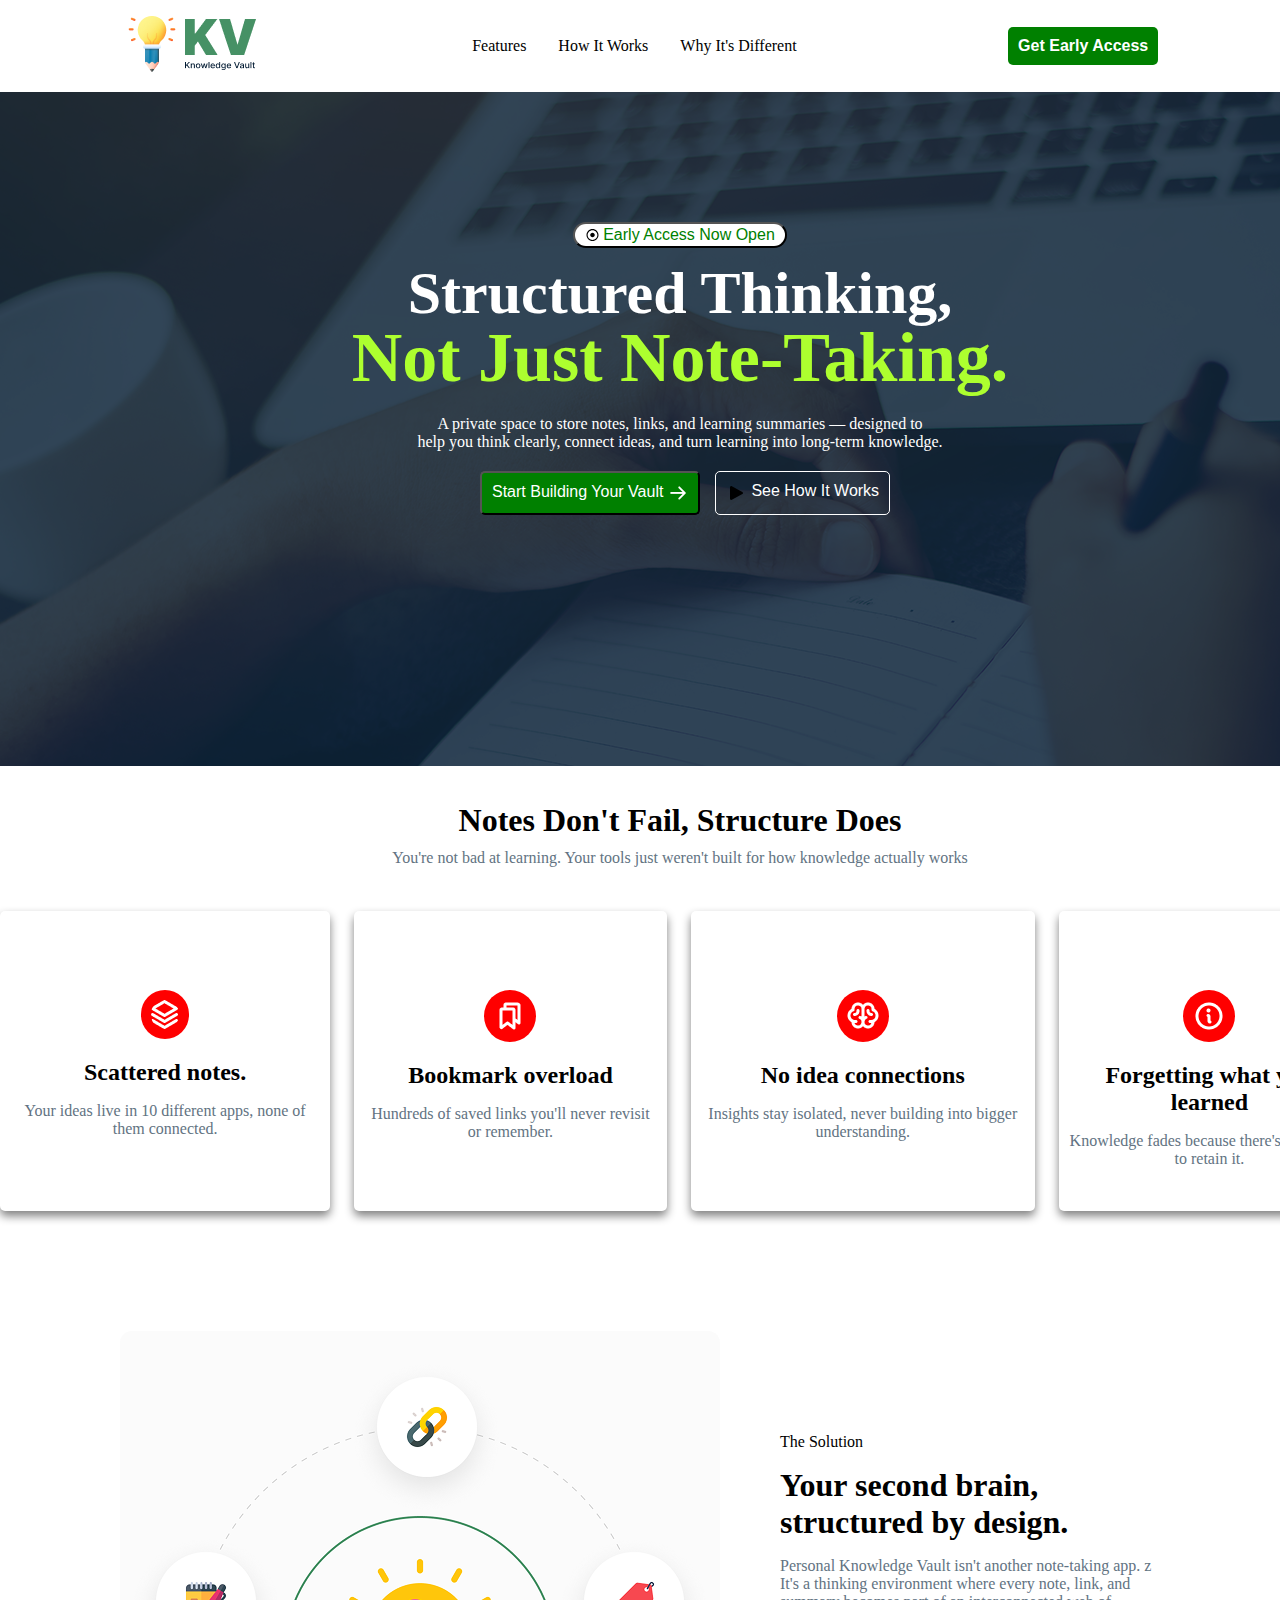
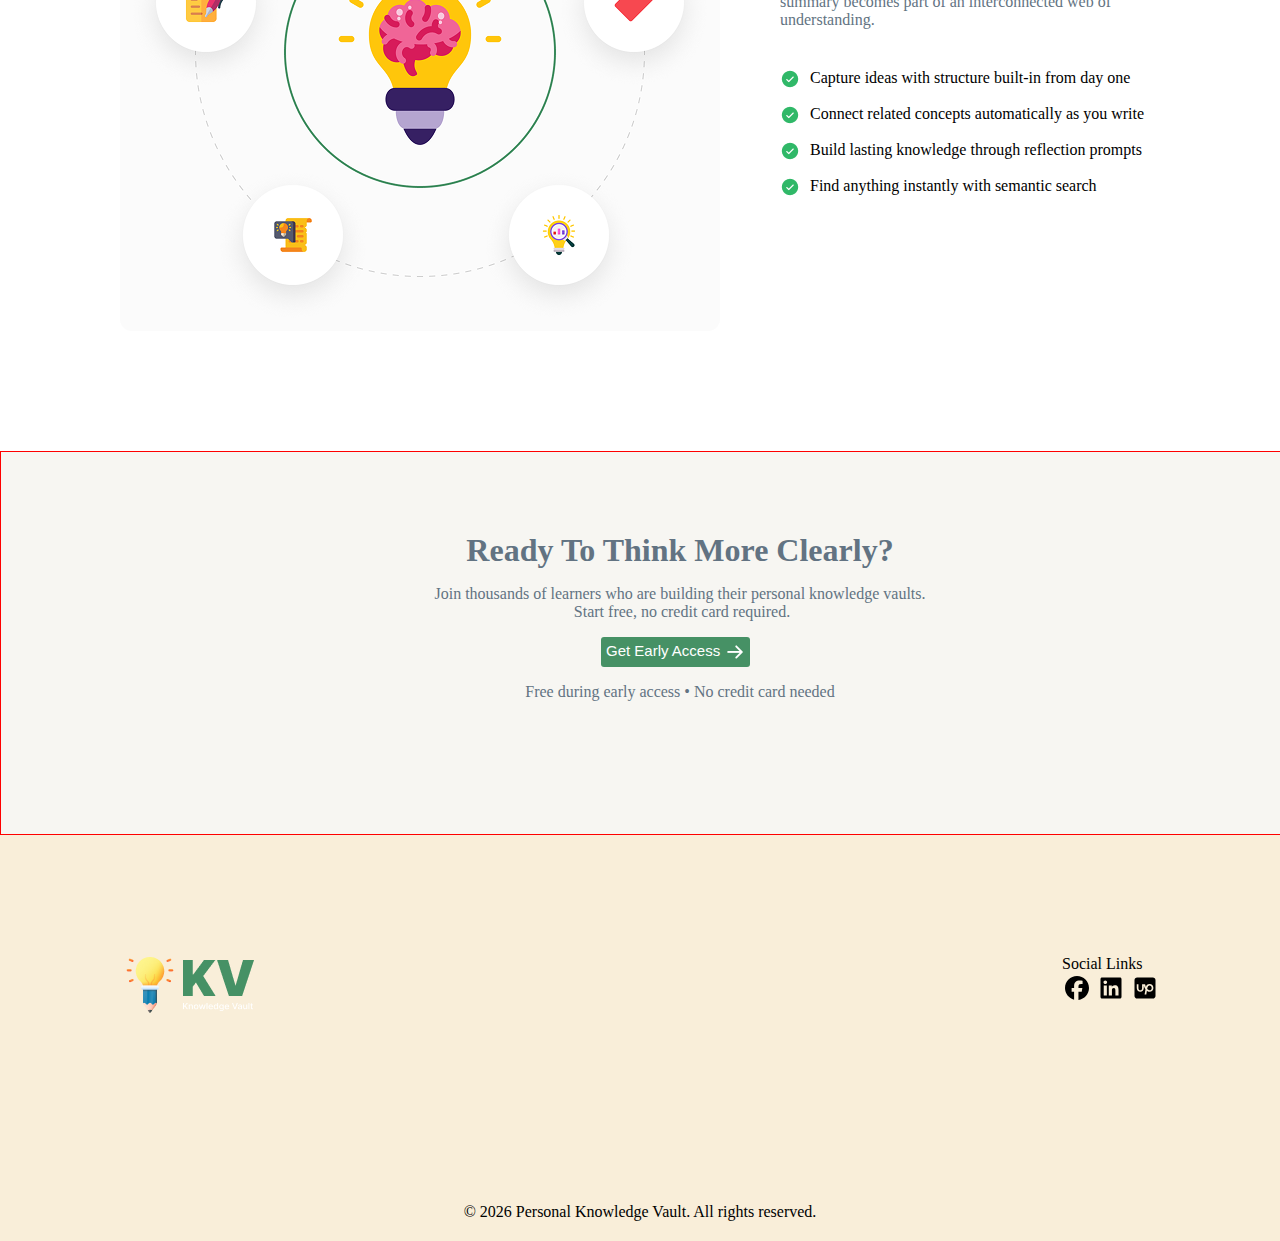
<file: index.html>
<!DOCTYPE html>
<html lang="en">
<head>
    <meta charset="UTF-8">
    <meta name="viewport" content="width=device-width, initial-scale=1.0">
    <title>Assenemet Project</title>
    <link rel="stylesheet" href="./style/modify.css">
</head>
<body>
    <header>
        <nav class="nav">
            <div>
                <img src="./images/logo-navbar.png" alt="">
            </div>
            <ul>
                <li><a href="">Features</a></li>
                <li><a href="">How It Works</a></li>
                <li><a href="">Why It's Different</a></li>
            </ul>
            <button>Get Early Access</button>
        </nav>
    </header>

    <section class="banar">
        <div class="banar-contant">
        <div class="divc">
            <button class="btn"> <img src="./images/radio.svg" alt="" width="15px">Early Access Now Open</button>
        </div>

          <div class="tex-timg">
             <h1 class="h1">Structured Thinking,</h1> 
        <h1 class="h">Not Just Note-Taking.</h1>




         <p>A private space to store notes, links, and learning summaries — designed to <br>
        help you think clearly, connect ideas, and turn learning into long-term knowledge.</p>
    
   <div class="img-con">
   <button class="imgbtn" id="imgbtn" >Start Building Your Vault<img src="./images/ArrowRight.png" alt=""></button>
   <button class="imgbtn" id="img-btn2"> <img src="./images/play-solid-full.svg" alt="" width="20px">See How It Works</button>  
   </div>     
        </div>
     
</div> 
        
    </section> 

    <section class="card">
        <div class="cardheading">
         <h1>Notes Don't Fail, Structure Does</h1>
         <p>You're not bad at learning. Your tools just weren't built for how knowledge actually works</p>

        </div>

        <div class="card-container">
            <div>
                <img src="./images/Vector.png" alt="">
                <h2>Scattered notes.</h2>
                <p>Your ideas live in 10 different apps, none of them connected.</p>
            </div>
            <div>
                <img src="./images/Bookmarks.png" alt="">
                <h2>Bookmark overload</h2>
                <p>Hundreds of saved links you'll never revisit or remember.</p>
            </div>
            <div>
                <img src="./images/Brain.png" alt="">
                <h2>No idea connections</h2>
                <p>Insights stay isolated, never building into bigger understanding.</p>
            </div>
            <div>
                <img src="./images/Info.png" alt="">
                <h2>Forgetting what you learned</h2>
                <p>Knowledge fades because there's no system to retain it.</p>
            </div>
        </div>
    </section>

    <section class="img&ul">
        <div class="main-img-ul">
            <div class="img">
                <img src="./images/knowledge.png" alt="">
            </div>
            <div class="ul">
                <p class="p">The Solution</p>
                <h1>Your second brain,<br>structured by design.</h1>

                <p class="p2">Personal Knowledge Vault isn't another note-taking app. z It's a thinking environment where every note, link, and summary becomes part of an interconnected web of understanding.</p>
                <ul>
                    <li><img src="./images/CheckCircle.png" alt=""> Capture ideas with structure built-in from day one</li>
                    <li><img src="./images/CheckCircle.png" alt="">Connect related concepts automatically as you write</li>
                    <li><img src="./images/CheckCircle.png" alt="">Build lasting knowledge through reflection prompts</li>
                    <li><img src="./images/CheckCircle.png" alt="">Find anything instantly with semantic search</li>
                </ul>
            </div>

        </div>
    </section>

    <section class="about">
        <div>
            <h1>Ready To Think More Clearly?</h1>
            <p>Join thousands of learners who are building their personal knowledge vaults. <br> Start free, no credit card required.</p>
                <div class="divbtn">

                <button>Get Early Access <img src="/images/ArrowRight.png" alt=""></button>
                    
                </div>
                <p>
                    Free during early access • No credit card needed
                </p>
        </div>

    </section>

    <div class="last">
        <div>
            <img src="./images/logo-footer.png" alt="">
        </div>
        <div>
            <p>Social Links</p>
            <img src="./images/facebook-brands-solid-full.svg" alt="" width="30px">
            <img src="./images/linkedin-brands-solid-full.svg" alt=""width="30px">
           <img src="./images/square-upwork-brands-solid-full.svg" alt="" width="30px">
        </div>
       
    </div>
     <footer class="footer">
            <p> &copy; 2026 Personal Knowledge Vault. All rights reserved.</p>
        </footer>
 
</body>
</html>
</file>
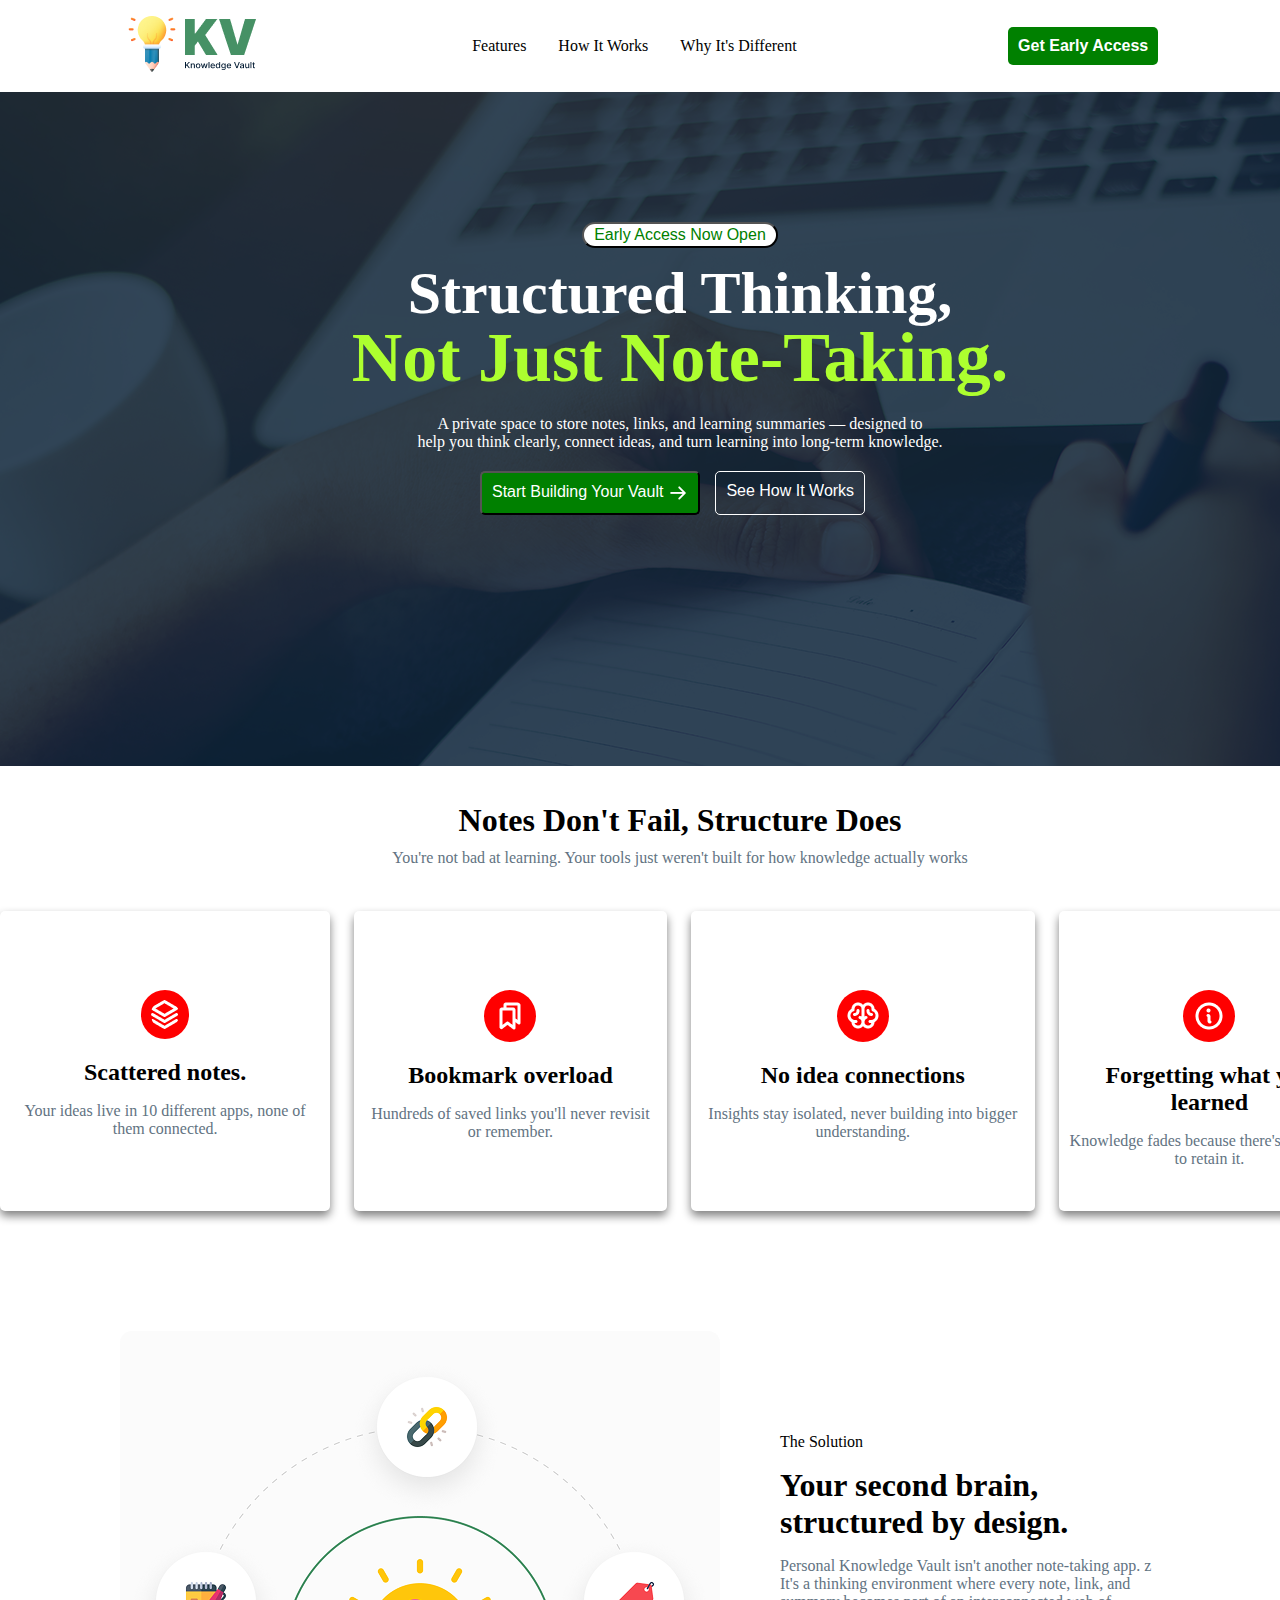
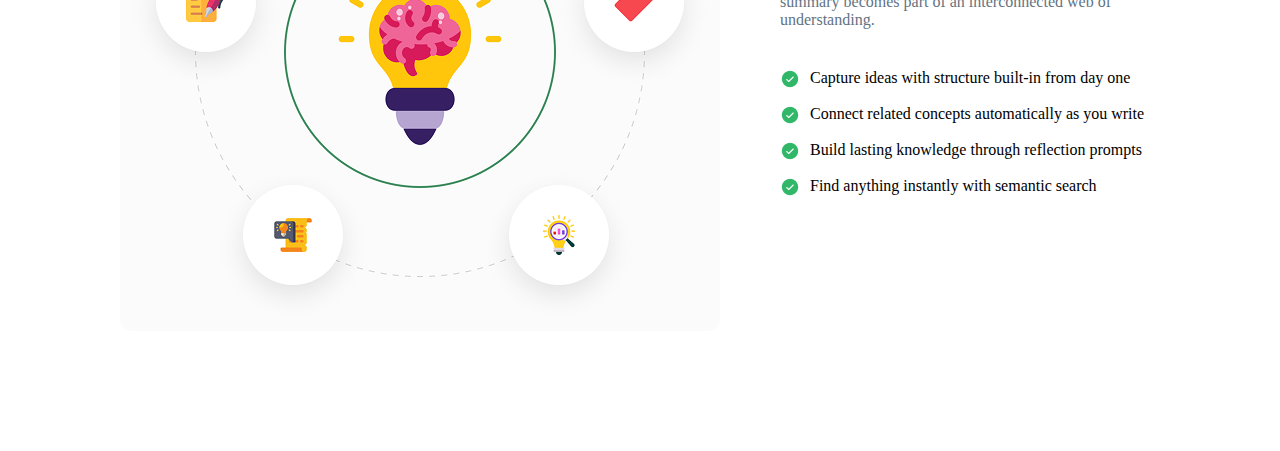
<file: indix.html>
<!DOCTYPE html>
<html lang="en">
<head>
    <meta charset="UTF-8">
    <meta name="viewport" content="width=device-width, initial-scale=1.0">
    <title>Document</title>
    <link rel="stylesheet" href="/style/modify.css">
</head>
<body>
    <header>
        <nav class="nav">
            <div>
                <img src="/images/logo-navbar.png" alt="">
            </div>
            <ul>
                <li><a href="">Features</a></li>
                <li><a href="">How It Works</a></li>
                <li><a href="">Why It's Different</a></li>
            </ul>
            <button>Get Early Access</button>
        </nav>
    </header>

    <section class="banar">
        <div class="banar-contant">
        <div class="divc">
            <button class="btn">Early Access Now Open</button>
        </div>

          <div class="tex-timg">
             <h1 class="h1">Structured Thinking,</h1> 
        <h1 class="h">Not Just Note-Taking.</h1>




         <p>A private space to store notes, links, and learning summaries — designed to <br>
        help you think clearly, connect ideas, and turn learning into long-term knowledge.</p>
    
   <div class="img-con">
   <button class="imgbtn" id="imgbtn">Start Building Your Vault<img src="/images/ArrowRight.png" alt=""></button>
   <button class="imgbtn" id="img-btn2">See How It Works</button>  
   </div>     
        </div>
     
</div> 
        
    </section> 

    <section class="card">
        <div class="cardheading">
         <h1>Notes Don't Fail, Structure Does</h1>
         <p>You're not bad at learning. Your tools just weren't built for how knowledge actually works</p>

        </div>

        <div class="card-container">
            <div>
                <img src="/images/Vector.png" alt="">
                <h2>Scattered notes.</h2>
                <p>Your ideas live in 10 different apps, none of them connected.</p>
            </div>
            <div>
                <img src="/images/Bookmarks.png" alt="">
                <h2>Bookmark overload</h2>
                <p>Hundreds of saved links you'll never revisit or remember.</p>
            </div>
            <div>
                <img src="/images/Brain.png" alt="">
                <h2>No idea connections</h2>
                <p>Insights stay isolated, never building into bigger understanding.</p>
            </div>
            <div>
                <img src="/images/Info.png" alt="">
                <h2>Forgetting what you learned</h2>
                <p>Knowledge fades because there's no system to retain it.</p>
            </div>
        </div>
    </section>

    <section class="img&ul">
        <div class="main-img-ul">
            <div class="img">
                <img src="/images/knowledge.png" alt="">
            </div>
            <div class="ul">
                <p class="p">The Solution</p>
                <h1>Your second brain,<br>structured by design.</h1>

                <p class="p2">Personal Knowledge Vault isn't another note-taking app. z It's a thinking environment where every note, link, and summary becomes part of an interconnected web of understanding.</p>
                <ul>
                    <li><img src="/images/CheckCircle.png" alt=""> Capture ideas with structure built-in from day one</li>
                    <li><img src="/images/CheckCircle.png" alt="">Connect related concepts automatically as you write</li>
                    <li><img src="/images/CheckCircle.png" alt="">Build lasting knowledge through reflection prompts</li>
                    <li><img src="/images/CheckCircle.png" alt="">Find anything instantly with semantic search</li>
                </ul>
            </div>

        </div>
    </section>
 
</body>
</html>
</file>
<file: style/modify.css>
*{
    margin: 0;
    padding: 0;
    box-sizing: border-box;
}
.nav{
    display: flex;
    padding: 16px;
    align-items: center;
    justify-content: space-around;
    height: 92px;
}
ul{
    display: flex;
    gap: 32px;
}
ul li{
    list-style: none;
}
ul li a{
    text-decoration: none;
    color: black;
    font-size: 16px;
}
nav button{
    font-size: 16px;
    color: #FFFFFF;
    padding: 10px;
    background-color: green;
    font-weight: 600;
    border-radius: 5px;
    border: none;
}
.banar{
    max-width:1600px;
    height: 674px;
    background: url("../images/hero-bg.png");
    margin: 0px auto;
   
}
.banar-contant{
    margin: 0px auto;
    padding-top: 60px;
    
    width: 1360px;
    text-align: center;
    
}
.banar-contant .divc{
    width: 1360px;
    padding-top: 70px;
   /* border: 1px solid red; */
    margin: 0px auto;
  padding-top: 70px;
   
}
.banar div .btn{
    display: flex;
    gap: 3px;
    border-radius: 29px;
    padding: 2px 10px;
    font-size: 16px;
    color: green;
    background-color: #FFFFFF;
    margin: 0px auto;
}


.tex-timg h1{
    /* font-size: 70px; */
    line-height: 50px;
}
.img-con button{
    background-color: green;
    font-size: 16px;
    color: #FFFFFF;
    padding: 10px;
    
   
}
.h1{
    margin-top: 20px;
    color:#FFFFFF;
    font-size: 60px;
    margin-bottom: 15px;
}
.h{
    color: greenyellow;
    font-size: 70px;
    margin-bottom: 32px;
    
}

.img-con{
    display: flex;
    gap: 15PX;
    margin: 0px auto;
    margin-top: 20px;
    margin-left: 480px;
}

.imgbtn{
    display: flex;
    gap: 5px;
}
.banar p{
    color: #FFFFFF;
}
#img-btn2{
    background: none;
    border: 1px solid #FFFFFF;
}
.imgbtn{
    border-radius: 5px;
 
}
.card{
   
    width: 1360px;
    text-align: center;
    margin: 0px auto;
}
.card-container{
    display: flex;
    height: 300px;
    gap: 24px;
    
}
.card-container div{
     /* border: 1px solid black; */
     border-radius: 5px;
     padding: 10px;
     box-shadow: 0px 5px 10px grey;


}
.cardheading h1 {
    padding-bottom: 10px;
}
.cardheading P{
    color: #627382;
}

.cardheading{
    margin-bottom: 44px;
    padding-top: 36px;
   
}
.card-container img{
    background: red;
    border-radius: 30px;
    padding: 10px;
    margin-top: 69px;
    margin-bottom: 16px;
   
}
.card-container h2{
    padding-bottom: 16px;
}
.card-container p{
    color: #627382;
}

.main-img-ul{
    height: 600px;
    display: flex;
    gap: 60px;
    margin: 120px;
    

}
.img img{
    width: 600px;
    height: 600px;
   
}
.ul .p{
    margin-top: 102px;
    margin-bottom: 16px;
}
.ul h1{
    margin-bottom: 16px;
}
.ul .p2{
    color: #627382;
    margin-bottom: 40px;
}
.ul ul{
    display: block;
    
}
.ul ul li{
    display: flex;
    gap: 10px;
    padding-bottom: 16px;
}
.divbtn button{
    background-color: #469165;
    display: flex;
    gap: 5px;
  font-size: 15px;
    color: #FFFFFF;
    border-radius: 3px;
    border: none;
    padding: 5px;
    margin-left: 480px;
    margin-bottom: 16px;

}
.about{
    margin: 0px auto;
    width: 1360px;
    height: 384px;
    border:  1px solid red;
    text-align: center;
    background-color: #F7F6F2;
    padding: 0px 120px 120px 120px;
}
.about h1{
    padding-top: 80px;
    padding-bottom: 16px;
    color: #627382;
}
.about p{
    margin-bottom: 16px;
    color: #627382;
}

.last{
    display: flex;
    justify-content: space-between;
    padding: 120px;
    height: 348px;
    background-color:#f9eed9;
}
.footer{
    text-align: center;
    padding: 20px;
     background-color:#f9eed9;
}

button:hover{
    background-color: rgb(103, 77, 247);
}
button{
    cursor: pointer;
}
</file>
